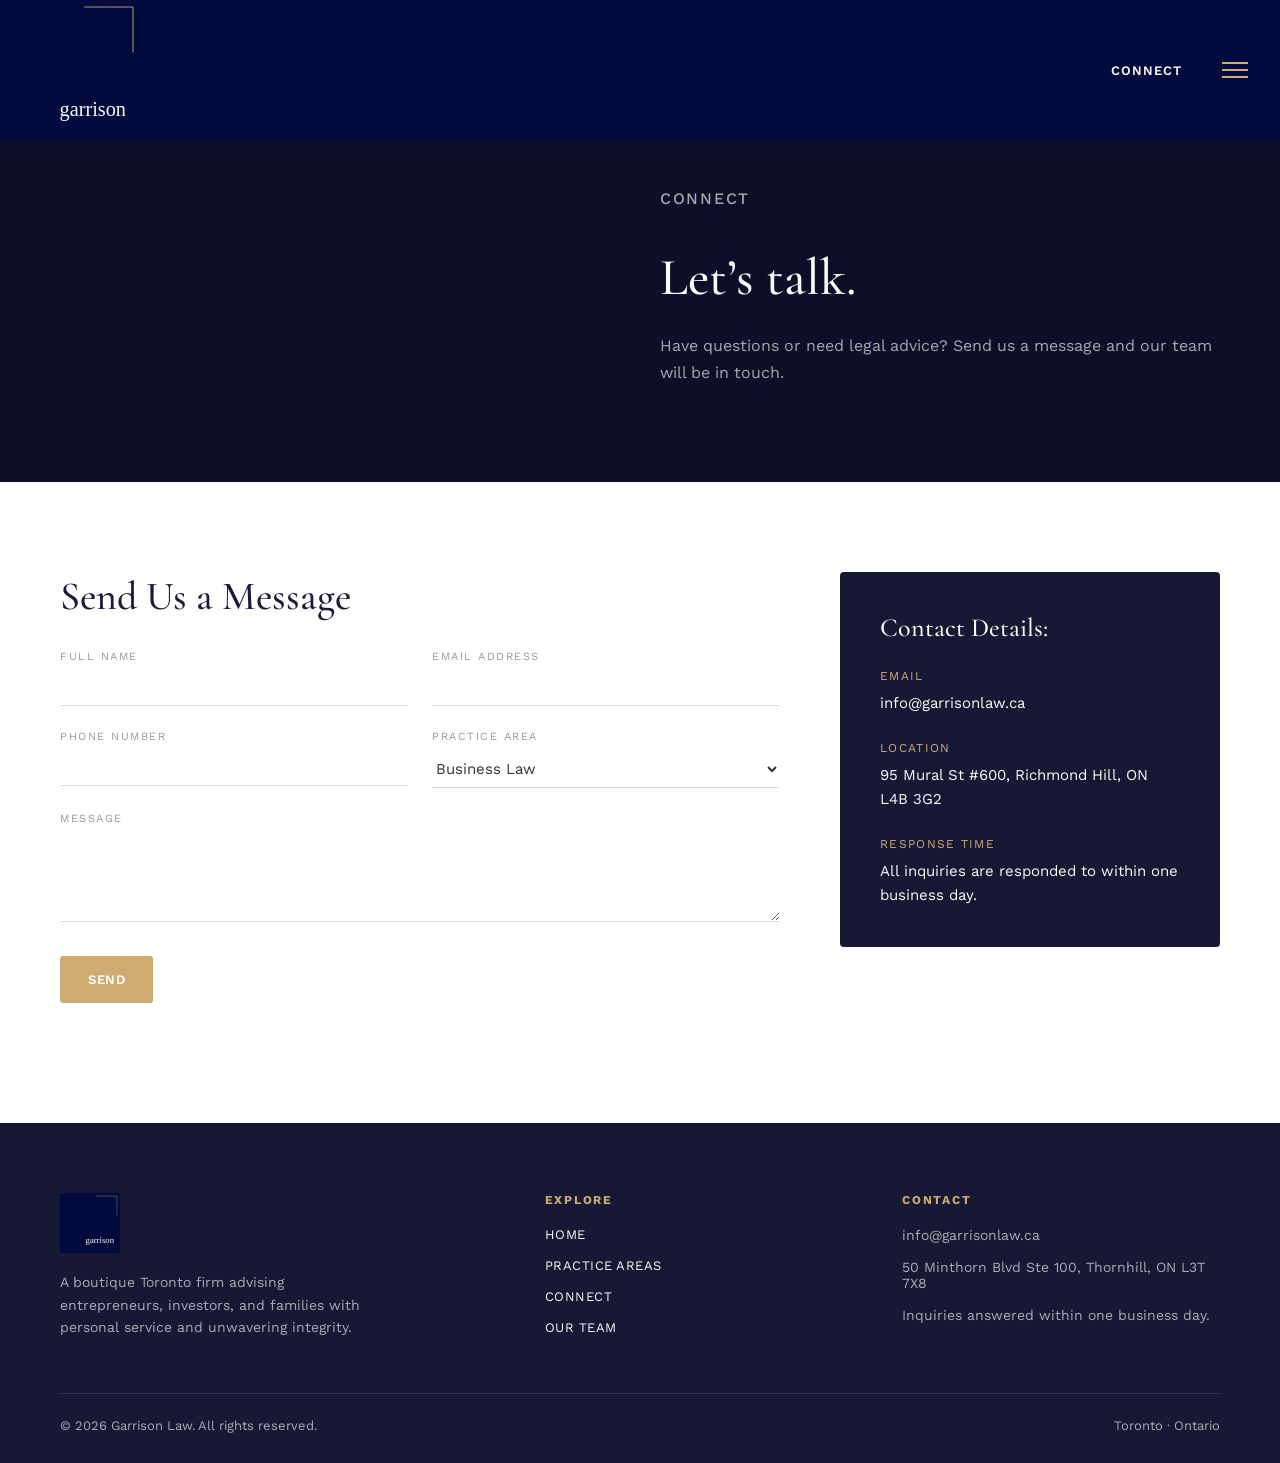
<file: connect.html>
<!DOCTYPE html>
<html lang="en">
<head>
<meta charset="UTF-8">
<meta name="viewport" content="width=device-width, initial-scale=1">
<title>Connect | Garrison Law</title>
<link rel="stylesheet" href="styles.css">
</head>
<body>

<div class="page-transition"></div>

<header class="site-header">
  <a href="index.html" class="logo">
    <img src="logo.svg" alt="Garrison Law">
  </a>
  <div class="header-right">
    <a href="connect.html" class="connect-link">Connect</a>
    <button class="menu-toggle" aria-label="Open menu">
      <span></span><span></span><span></span>
    </button>
  </div>
</header>

<div class="mobile-menu">
  <div class="mobile-menu-top">
    <a href="index.html" class="logo">
      <img src="logo.svg" alt="Garrison Law">
    </a>
    <button class="mobile-menu-close" aria-label="Close menu">&times;</button>
  </div>
  <div class="mobile-menu-body">
    <div class="mobile-menu-left">
      <div class="sub-section">
        <h4>Practice Areas</h4>
        <a href="practice-areas.html#business">Business Law</a>
        <a href="practice-areas.html#real-estate">Real Estate</a>
        <a href="practice-areas.html#wills">Wills &amp; Estates</a>
      </div>
      <div class="sub-section">
        <h4>Contact</h4>
        <div class="contact-line">info@garrisonlaw.ca</div>
        <div class="contact-line">50 Minthorn Blvd Ste 100, Thornhill, ON L3T 7X8</div>
      </div>
    </div>
    <nav>
      <ul>
        <li><a href="index.html">Home</a></li>
        <li><a href="practice-areas.html">Practice Areas</a></li>
        <li><a href="team.html">Team</a></li>
        <li><a href="connect.html">Connect</a></li>
      </ul>
    </nav>
  </div>
</div>

<section class="hero" style="min-height:35vh; padding-bottom:60px;">
  <div class="hero-inner">
    <p class="eyebrow">Connect</p>
    <h1 style="font-size:52px;">Let&rsquo;s talk.</h1>
    <p>Have questions or need legal advice? Send us a message and our team will be in touch.</p>
  </div>
</section>

<section class="connect-wrap">
  <div class="connect-form">
    <h2>Send Us a Message</h2>
    <form>
      <div class="form-grid">
        <div>
          <label for="fullname">Full Name</label>
          <input type="text" id="fullname" name="fullname" required>
        </div>
        <div>
          <label for="email">Email Address</label>
          <input type="email" id="email" name="email" required>
        </div>
        <div>
          <label for="phone">Phone Number</label>
          <input type="tel" id="phone" name="phone">
        </div>
        <div>
          <label for="practice">Practice Area</label>
          <select id="practice" name="practice">
            <option>Business Law</option>
            <option>Real Estate</option>
            <option>Wills &amp; Estates</option>
          </select>
        </div>
        <div class="full">
          <label for="message">Message</label>
          <textarea id="message" name="message" rows="4"></textarea>
        </div>
      </div>
      <button type="submit" class="btn">Send</button>
    </form>
  </div>

  <aside class="contact-card">
    <h3>Contact Details:</h3>
    <div class="item">
      <span class="label">Email</span>
      <div class="value">info@garrisonlaw.ca</div>
    </div>
    <div class="item">
      <span class="label">Location</span>
      <div class="value">95 Mural St #600, Richmond Hill, ON L4B 3G2</div>
    </div>
    <div class="item">
      <span class="label">Response time</span>
      <div class="value">All inquiries are responded to within one business day.</div>
    </div>
  </aside>
</section>

<footer class="site-footer">
  <div class="footer-top">
    <div class="footer-brand">
      <a href="index.html" class="logo">
        <img src="logo.svg" alt="Garrison Law">
      </a>
      <p>A boutique Toronto firm advising entrepreneurs, investors, and families with personal service and unwavering integrity.</p>
    </div>
    <div class="footer-col">
      <h4>Explore</h4>
      <a href="index.html">Home</a>
      <a href="practice-areas.html">Practice areas</a>
      <a href="connect.html">Connect</a>
      <a href="team.html">Our Team</a>
    </div>
    <div class="footer-col contact">
      <h4>Contact</h4>
      <p>info@garrisonlaw.ca</p>
      <p>50 Minthorn Blvd Ste 100, Thornhill, ON L3T 7X8</p>
      <p>Inquiries answered within one business day.</p>
    </div>
  </div>
  <div class="footer-bottom">
    <span>&copy; 2026 Garrison Law. All rights reserved.</span>
    <span>Toronto &middot; Ontario</span>
  </div>
</footer>

<script src="script.js"></script>
</body>
</html>
</file>
<file: styles.css>
/* Garrison Law — shared stylesheet */

@import url('https://fonts.googleapis.com/css2?family=Cormorant+Garamond:wght@400;500;600&family=Work+Sans:wght@400;500;600&display=swap');

:root {
  --navy-deep: #000a3c;
  --navy-bg: #0d0e27;
  --navy-card: #171833;
  --cream: #f8f5ef;
  --heading-dark: #181b3c;
  --gold: #cfab72;
  --text-light: #fbfaf7;
  --text-muted: rgba(251, 250, 247, 0.65);
  --text-body: #333333;
  --font-serif: 'Cormorant Garamond', serif;
  --font-sans: 'Work Sans', sans-serif;
}

* { box-sizing: border-box; }

/* Page transition cover: opaque on load, fades away to reveal the
   page; brought back to opaque before following a menu link so the
   next page appears to fade in rather than snap into view. */
.page-transition {
  position: fixed;
  inset: 0;
  background: var(--navy-deep);
  z-index: 500;
  opacity: 1;
  pointer-events: none;
  transition: opacity 0.5s ease;
}
.page-transition.is-hidden {
  opacity: 0;
}

html { scroll-behavior: smooth; }

body {
  margin: 0;
  font-family: var(--font-sans);
  color: var(--text-body);
  background: var(--navy-bg);
}

a { text-decoration: none; color: inherit; }
ul { list-style: none; margin: 0; padding: 0; }
img { max-width: 100%; display: block; }

.eyebrow {
  font-family: var(--font-sans);
  font-size: 12px;
  font-weight: 500;
  letter-spacing: 1.7px;
  text-transform: uppercase;
  color: var(--gold);
  margin: 0 0 18px;
}

.btn {
  display: inline-flex;
  align-items: center;
  gap: 8px;
  background: var(--gold);
  color: #fff;
  font-family: var(--font-sans);
  font-size: 13px;
  font-weight: 600;
  letter-spacing: 0.5px;
  text-transform: uppercase;
  padding: 16px 28px;
  border-radius: 3px;
  border: none;
  cursor: pointer;
  transition: opacity 0.2s ease;
}
.btn:hover { opacity: 0.85; }

.link-arrow {
  font-family: var(--font-sans);
  font-size: 13px;
  font-weight: 600;
  letter-spacing: 0.5px;
  text-transform: uppercase;
  color: var(--text-light);
}

/* ---------- Header ---------- */
.site-header {
  position: sticky;
  top: 0;
  z-index: 100;
  background: var(--navy-deep);
  display: flex;
  align-items: center;
  justify-content: space-between;
  padding: 0;
}

.site-header .logo img {
  height: 140px;
  width: auto;
}

.header-right {
  display: flex;
  align-items: center;
  gap: 32px;
  padding-right: 24px;
}

.header-right .connect-link {
  font-family: var(--font-sans);
  font-size: 13px;
  font-weight: 600;
  letter-spacing: 1px;
  text-transform: uppercase;
  color: var(--text-light);
  position: relative;
}
.header-right .connect-link::after {
  content: '';
  position: absolute;
  left: 0;
  bottom: -5px;
  width: 100%;
  height: 1px;
  background: #fff;
  transform: scaleX(0);
  transform-origin: left;
  transition: transform 0.3s ease;
}
.header-right .connect-link:hover::after,
.header-right .connect-link:focus-visible::after {
  transform: scaleX(1);
}

.menu-toggle {
  display: flex;
  flex-direction: column;
  gap: 5px;
  background: none;
  border: none;
  cursor: pointer;
  padding: 8px;
}
.menu-toggle span {
  width: 26px;
  height: 2px;
  background: var(--gold);
  display: block;
}

/* Mobile / slide-out menu */
.mobile-menu {
  position: fixed;
  inset: 0;
  background-color: #e3e3e3;
  background-image:
    url("data:image/svg+xml,%3Csvg xmlns='http://www.w3.org/2000/svg' width='500' height='260' viewBox='0 0 500 260'%3E%3Cg fill='none' stroke='%23000000' stroke-opacity='0.08' stroke-width='1.5'%3E%3Cpath d='M-20 230 C 80 230, 120 150, 220 150 S 360 30, 520 30'/%3E%3Cpath d='M-20 210 C 80 210, 120 130, 220 130 S 360 10, 520 10'/%3E%3Cpath d='M-20 190 C 80 190, 120 110, 220 110 S 360 -10, 520 -10'/%3E%3Cpath d='M-20 250 C 80 250, 120 170, 220 170 S 360 50, 520 50'/%3E%3Cpath d='M-20 170 C 80 170, 120 90, 220 90 S 360 -30, 520 -30'/%3E%3C/g%3E%3C/svg%3E");
  background-size: 700px 360px;
  background-repeat: repeat;
  background-position: center;
  z-index: 200;
  display: flex;
  flex-direction: column;
  padding: 40px 60px 60px;
  overflow-y: auto;
  opacity: 0;
  visibility: hidden;
  pointer-events: none;
  transform: translateY(48px);
  transition: opacity 0.45s ease-out, transform 0.45s ease-out, visibility 0s linear 0.45s;
}
.mobile-menu.open {
  opacity: 1;
  visibility: visible;
  pointer-events: auto;
  transform: translateY(0);
  transition: opacity 0.45s ease-out, transform 0.45s ease-out, visibility 0s linear 0s;
}
.mobile-menu-top {
  width: 100%;
  display: flex;
  align-items: center;
  justify-content: space-between;
  margin-bottom: 40px;
}
.mobile-menu-top .logo img {
  height: 120px;
  width: auto;
}
.mobile-menu-close {
  background: none;
  border: none;
  color: var(--heading-dark);
  font-size: 28px;
  cursor: pointer;
}

/* Body splits into two columns: practice-area / contact info on the
   left, main nav on the right. */
.mobile-menu-body {
  display: flex;
  align-items: flex-start;
  justify-content: space-between;
  width: 100%;
  flex: 1;
  gap: 40px;
}
.mobile-menu-left {
  display: flex;
  flex-direction: column;
  text-align: left;
}
.mobile-menu nav ul {
  display: flex;
  flex-direction: column;
  align-items: flex-end;
  gap: 20px;
  text-align: right;
}
.mobile-menu nav ul li a {
  font-family: var(--font-serif);
  font-size: 36px;
  color: var(--heading-dark);
  transition: color 0.3s ease;
}

/* Hover/focus underline: grows from a hidden line into a full one.
   Right-aligned nav links grow from the right edge (matches reading
   direction toward the margin); left-aligned sub-links grow from the
   left edge. */
.mobile-menu nav ul li a,
.mobile-menu .sub-section a {
  position: relative;
}
.mobile-menu nav ul li a::after,
.mobile-menu .sub-section a::after {
  content: '';
  position: absolute;
  left: 0;
  bottom: -2px;
  width: 100%;
  height: 1px;
  background: currentColor;
  transform: scaleX(0);
  transition: transform 0.3s ease;
}
.mobile-menu nav ul li a::after { transform-origin: right; }
.mobile-menu .sub-section a::after { transform-origin: left; }
.mobile-menu nav ul li a:hover::after,
.mobile-menu nav ul li a:focus-visible::after,
.mobile-menu .sub-section a:hover::after,
.mobile-menu .sub-section a:focus-visible::after {
  transform: scaleX(1);
}
.mobile-menu nav ul li a:hover,
.mobile-menu nav ul li a:focus-visible {
  color: var(--gold);
}

/* Reveal animation: items rise up and fade in one at a time when the
   menu opens, slowest first item down to the last so the whole nav
   reads as a single bottom-to-top cascade. Closing uses a plain,
   un-staggered fade (no delay) so it feels snappy rather than
   replaying the sequence in reverse. */
.mobile-menu nav ul li,
.mobile-menu .sub-section {
  opacity: 0;
  transform: translateY(55px);
  transition: opacity 0.35s ease, transform 0.35s ease;
}
.mobile-menu.open nav ul li,
.mobile-menu.open .sub-section {
  opacity: 1;
  transform: translateY(0);
  transition: opacity 0.7s cubic-bezier(0.22, 1, 0.36, 1),
              transform 0.7s cubic-bezier(0.22, 1, 0.36, 1);
}
.mobile-menu.open nav ul li:nth-child(1) { transition-delay: 0.25s; }
.mobile-menu.open nav ul li:nth-child(2) { transition-delay: 0.37s; }
.mobile-menu.open nav ul li:nth-child(3) { transition-delay: 0.49s; }
.mobile-menu.open nav ul li:nth-child(4) { transition-delay: 0.61s; }
.mobile-menu.open .sub-section:nth-of-type(1) { transition-delay: 0.73s; }
.mobile-menu.open .sub-section:nth-of-type(2) { transition-delay: 0.85s; }

.mobile-menu .sub-section {
  margin-bottom: 30px;
  text-align: left;
}
.mobile-menu .sub-section h4 {
  color: #9c7538;
  font-size: 12px;
  letter-spacing: 1.7px;
  text-transform: uppercase;
  margin-bottom: 14px;
}
.mobile-menu .sub-section a {
  display: block;
  width: fit-content;
  color: #555;
  font-size: 15px;
  margin-bottom: 10px;
  transition: color 0.3s ease;
}
.mobile-menu .sub-section a:hover,
.mobile-menu .sub-section a:focus-visible {
  color: var(--heading-dark);
}
.mobile-menu .contact-line {
  color: #555;
  font-size: 14px;
  margin-bottom: 8px;
}
@media (max-width: 640px) {
  .mobile-menu-body { flex-direction: column-reverse; }
  .mobile-menu nav ul { margin-bottom: 40px; }
}

/* ---------- Hero ---------- */
.hero {
  background: var(--navy-bg);
  padding: 45px 60px 30px;
  position: relative;
  overflow: hidden;
  display: flex;
  align-items: center;
}
.hero-inner { max-width: 700px; margin-left: auto; position: relative; z-index: 2; }
.hero-flex {
  display: flex;
  align-items: center;
  gap: 40px;
  width: 100%;
}
.hero-flex .hero-inner { margin-left: 0; flex: 1 1 45%; }
.hero-animation {
  flex: 0 0 55%;
  max-width: none;
  width: 55%;
  height: 560px;
  margin-left: -60px;
  position: relative;
  z-index: 1;
  overflow: hidden;
}
.hero-animation dotlottie-wc {
  width: 100%;
  height: 100%;
  display: block;
  transform: scale(1.55);
  transform-origin: left bottom;
}
@media (max-width: 900px) {
  .hero-flex { flex-direction: column; }
  .hero-animation { width: 100%; max-width: 100%; height: 320px; margin-left: 0; }
  .hero-animation dotlottie-wc { transform: scale(1.3); transform-origin: center bottom; }
}
.hero h1 {
  font-family: var(--font-serif);
  font-weight: 500;
  font-size: 60px;
  line-height: 1.15;
  color: var(--text-light);
  margin: 0 0 24px;
}
.hero p {
  font-size: 16px;
  line-height: 1.7;
  color: var(--text-muted);
  margin: 0 0 36px;
  max-width: 560px;
}
.hero-ctas {
  display: flex;
  align-items: center;
  gap: 40px;
  flex-wrap: wrap;
}

/* ---------- Homepage practice preview ---------- */
.home-preview {
  background: var(--cream);
  padding: 90px 60px 100px;
  text-align: center;
}
.home-preview .eyebrow { justify-content: center; }
.home-preview h2 {
  font-family: var(--font-serif);
  font-weight: 500;
  font-size: 42px;
  color: var(--heading-dark);
  margin: 0 0 12px;
}
.home-preview-intro {
  font-size: 15px;
  color: #666;
  margin: 0 auto 50px;
}
.home-preview-grid {
  display: grid;
  grid-template-columns: repeat(3, 1fr);
  gap: 36px;
  text-align: left;
  max-width: 1100px;
  margin: 0 auto;
}
.home-preview-card {
  background: #fff;
  border-radius: 6px;
  padding: 36px 32px;
  box-shadow: 0 1px 3px rgba(24, 27, 60, 0.08);
}
.home-preview-card h3 {
  font-family: var(--font-serif);
  font-weight: 500;
  font-size: 28px;
  color: var(--heading-dark);
  margin: 4px 0 14px;
}
.home-preview-card p {
  font-size: 14px;
  line-height: 1.7;
  color: #555;
  margin: 0 0 20px;
}
@media (max-width: 900px) {
  .home-preview-grid { grid-template-columns: 1fr; }
}

/* ---------- Practice area sections ---------- */
.practice-section {
  background: var(--cream);
  padding: 100px 60px;
  display: flex;
  align-items: center;
  gap: 70px;
  flex-wrap: wrap;
}
.practice-section.reverse { flex-direction: row-reverse; }
.practice-text { flex: 1 1 420px; }
.practice-number {
  font-family: var(--font-sans);
  color: var(--gold);
  font-size: 13px;
  font-weight: 600;
  letter-spacing: 2px;
  margin-bottom: 6px;
  display: block;
}
.practice-text h2 {
  font-family: var(--font-serif);
  font-weight: 500;
  font-size: 48px;
  color: var(--heading-dark);
  margin: 0 0 20px;
}
.practice-text > p {
  font-size: 15px;
  line-height: 1.75;
  color: #555;
  margin-bottom: 28px;
  max-width: 520px;
}
.checklist {
  display: grid;
  grid-template-columns: 1fr 1fr;
  gap: 10px 30px;
  margin-bottom: 30px;
}
.checklist li {
  font-size: 14px;
  color: var(--text-body);
  display: flex;
  align-items: flex-start;
  gap: 8px;
}
.checklist li::before {
  content: "✓";
  color: var(--gold);
  font-weight: 700;
}
.practice-image { flex: 1 1 420px; }
.practice-image img {
  width: 100%;
  border-radius: 4px;
  aspect-ratio: 1 / 1;
  object-fit: cover;
}

/* ---------- Team grid ---------- */
.team-page {
  background: #fff;
}
.team-tier {
  padding: 60px 60px 0;
}
.team-tier:last-child {
  padding-bottom: 100px;
}
.team-tier-label {
  margin-bottom: 30px;
}
.team-grid {
  display: grid;
  gap: 50px 40px;
}
.team-grid-lawyers {
  grid-template-columns: repeat(2, minmax(0, 240px));
}
.team-grid-clerks {
  grid-template-columns: repeat(5, 1fr);
}
.team-card img {
  width: 100%;
  aspect-ratio: 3 / 4;
  object-fit: cover;
  background: #ddd;
  margin-bottom: 20px;
}
.team-card h3 {
  font-family: var(--font-serif);
  font-weight: 500;
  font-size: 26px;
  color: var(--heading-dark);
  margin: 0 0 4px;
}
.team-card p {
  font-family: var(--font-sans);
  font-size: 12px;
  letter-spacing: 1px;
  text-transform: uppercase;
  color: var(--gold);
  margin: 0;
}

/* ---------- Connect page ---------- */
.connect-wrap {
  background: #fff;
  padding: 90px 60px 120px;
  display: flex;
  gap: 60px;
  flex-wrap: wrap;
}
.connect-form { flex: 1 1 520px; }
.connect-form h2 {
  font-family: var(--font-serif);
  font-weight: 500;
  font-size: 40px;
  color: var(--heading-dark);
  margin: 0 0 30px;
}
.form-grid {
  display: grid;
  grid-template-columns: 1fr 1fr;
  gap: 24px;
}
.form-grid .full { grid-column: 1 / -1; }
.form-grid label {
  display: block;
  font-size: 11px;
  letter-spacing: 1.5px;
  text-transform: uppercase;
  color: #999;
  margin-bottom: 8px;
}
.form-grid input,
.form-grid select,
.form-grid textarea {
  width: 100%;
  border: none;
  border-bottom: 1px solid #ddd;
  padding: 8px 0;
  font-family: var(--font-sans);
  font-size: 15px;
  color: var(--text-body);
  background: transparent;
}
.form-grid textarea { resize: vertical; min-height: 60px; }
.connect-form .btn { margin-top: 30px; }

.contact-card {
  flex: 0 1 380px;
  background: var(--navy-card);
  color: var(--text-light);
  padding: 40px;
  align-self: flex-start;
  border-radius: 4px;
}
.contact-card h3 {
  font-family: var(--font-serif);
  font-size: 26px;
  font-weight: 500;
  margin: 0 0 26px;
}
.contact-card .item { margin-bottom: 26px; }
.contact-card .item:last-child { margin-bottom: 0; }
.contact-card .item .label {
  color: var(--gold);
  font-size: 12px;
  letter-spacing: 1.3px;
  text-transform: uppercase;
  margin-bottom: 8px;
  display: block;
}
.contact-card .item .value {
  font-size: 15px;
  line-height: 1.6;
  color: var(--text-light);
}

/* ---------- Footer ---------- */
.site-footer {
  background: var(--navy-card);
  padding: 70px 60px 30px;
}
.footer-top {
  display: grid;
  grid-template-columns: 1.4fr 1fr 1fr;
  gap: 40px;
  padding-bottom: 40px;
  border-bottom: 1px solid rgba(255,255,255,0.1);
}
.footer-brand .logo img { height: 60px; width: auto; margin-bottom: 18px; }
.footer-brand p {
  color: var(--text-muted);
  font-size: 14px;
  line-height: 1.6;
  max-width: 320px;
}
.footer-col h4 {
  color: var(--gold);
  font-size: 12px;
  letter-spacing: 1.7px;
  text-transform: uppercase;
  margin: 0 0 20px;
}
.footer-col a, .footer-col p {
  display: block;
  color: var(--text-light);
  font-size: 13px;
  letter-spacing: 0.5px;
  text-transform: uppercase;
  margin-bottom: 16px;
}
.footer-col.contact p {
  text-transform: none;
  letter-spacing: normal;
  color: var(--text-muted);
  font-size: 14px;
}
.footer-bottom {
  display: flex;
  justify-content: space-between;
  padding-top: 24px;
  color: var(--text-muted);
  font-size: 13px;
}

/* ---------- Responsive ---------- */
@media (max-width: 900px) {
  .site-header { padding: 0 24px; }
  .hero { padding: 60px 24px 80px; }
  .hero h1 { font-size: 40px; }
  .hero-inner { max-width: 100%; }
  .practice-section { padding: 60px 24px; }
  .practice-text h2 { font-size: 34px; }
  .checklist { grid-template-columns: 1fr; }
  .team-tier { padding: 60px 24px 0; }
  .team-tier:last-child { padding-bottom: 80px; }
  .team-grid-lawyers { grid-template-columns: repeat(2, minmax(0, 200px)); }
  .team-grid-clerks { grid-template-columns: repeat(3, 1fr); }
  .connect-wrap { padding: 60px 24px 90px; }
  .form-grid { grid-template-columns: 1fr; }
  .site-footer { padding: 50px 24px 24px; }
  .footer-top { grid-template-columns: 1fr; }
}
@media (max-width: 560px) {
  .team-grid-lawyers { grid-template-columns: repeat(2, 1fr); }
  .team-grid-clerks { grid-template-columns: repeat(2, 1fr); }
}
</file>
